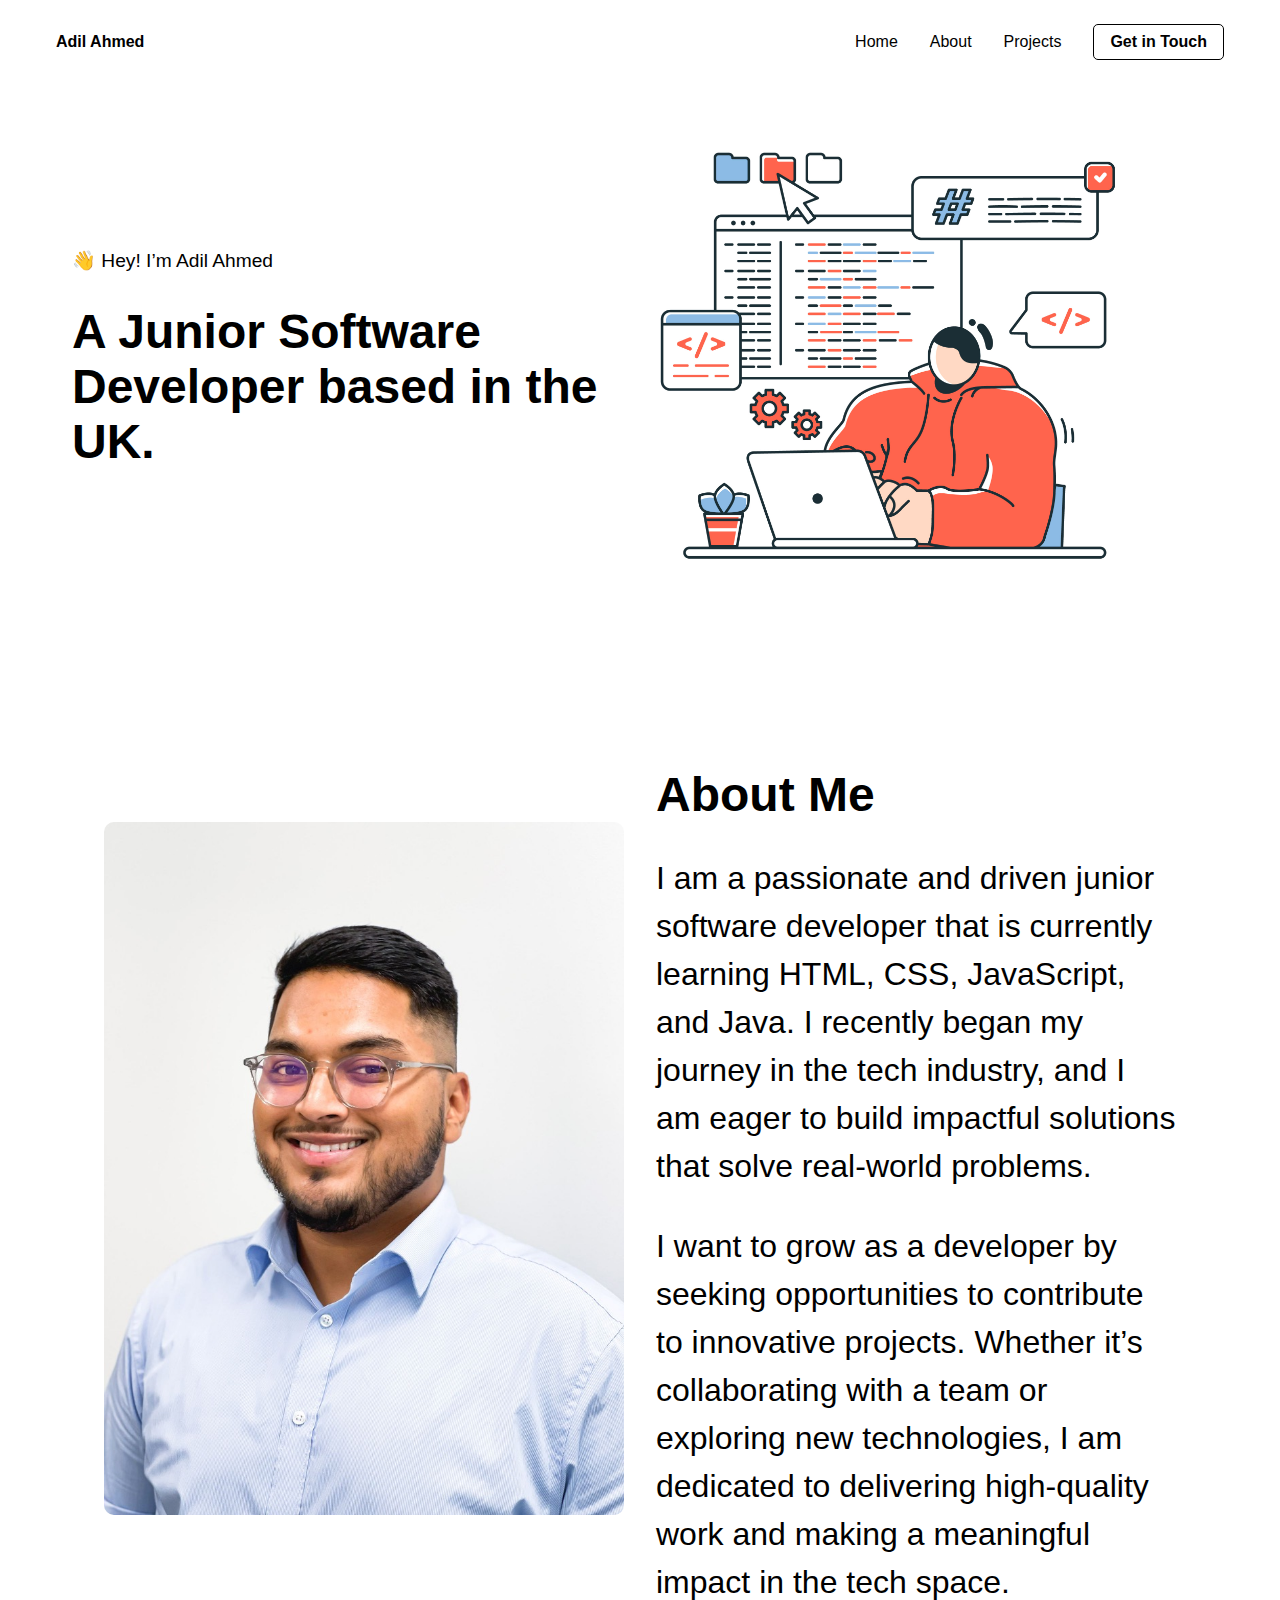
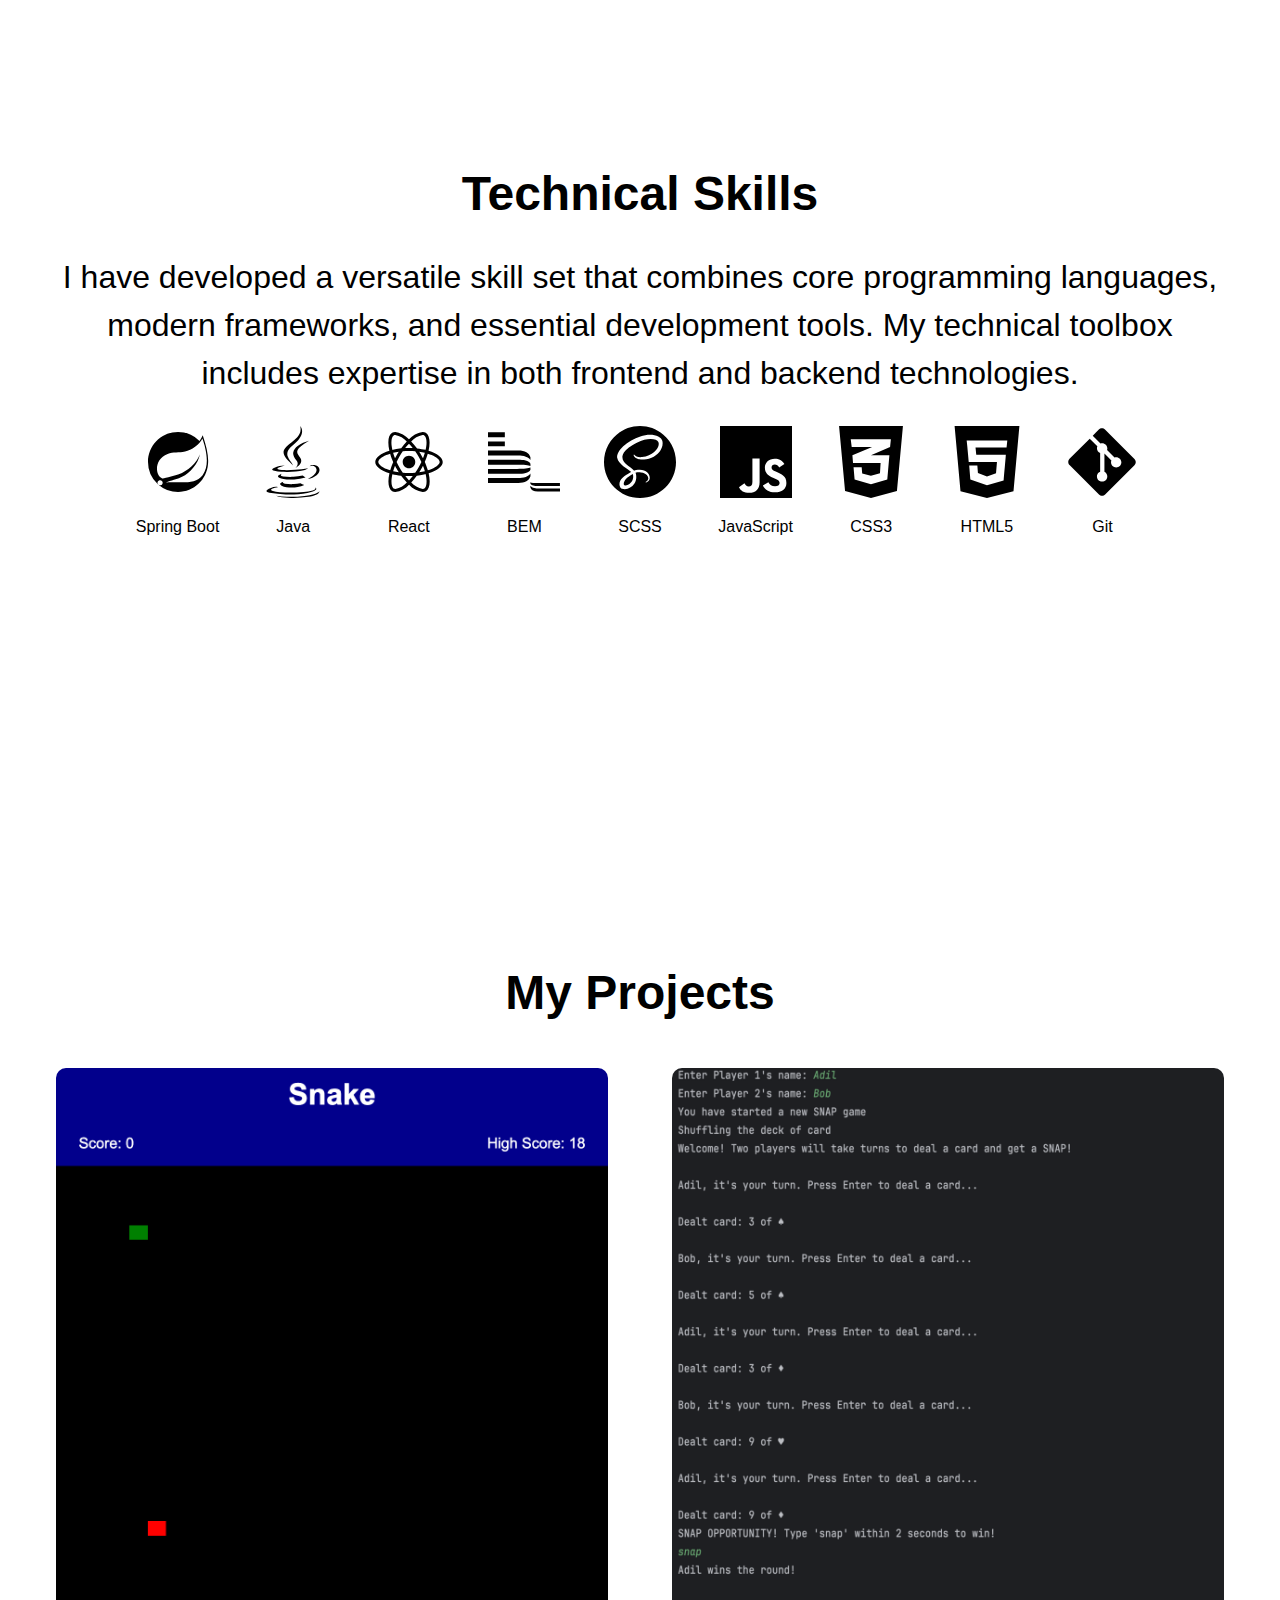
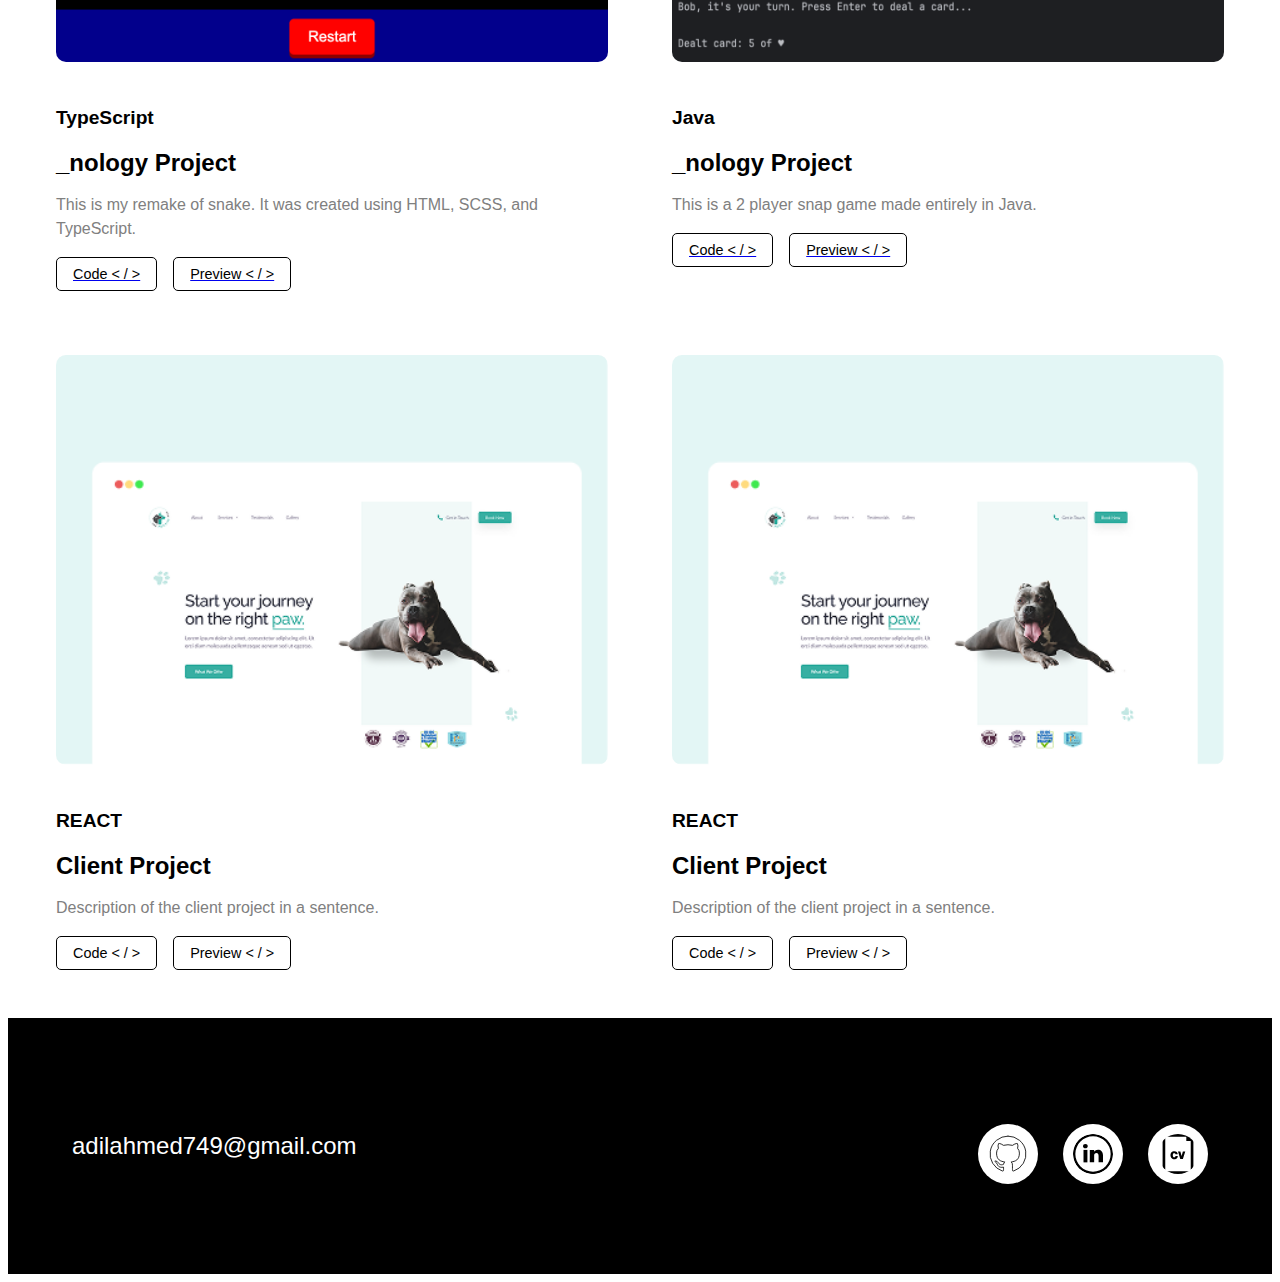
<file: index.html>
<!DOCTYPE html>
<html lang="en">

<head>
    <meta charset="UTF-8">
    <meta name="viewport" content="width=device-width, initial-scale=1.0">
    <link rel="stylesheet" href="./styles.css">
    <title>Adil Ahmed's Portfolio</title>
</head>

<body>
    <header class="desktop-nav"> <!-- Use media enquiry to hide this in mobile mode -->
        <h5 class="desktop-nav__heading">Adil Ahmed</h5>
        <div class="desktop-nav__items"> <!-- Div to store list of items in nav -->
            <ul class="desktop-nav__items-list"> <!-- Unordered list to store list items -->
                <li class="desktop-nav__items-list__item">
                    <a href="#home" class="desktop-nav__items-list__link">Home</a>
                </li>
                <li class="desktop-nav__items-list__item">
                    <a href="#about" class="desktop-nav__items-list__link">About</a>
                </li>
                <li class="desktop-nav__items-list__item">
                    <a href="#projects" class="desktop-nav__items-list__link">Projects</a>
                </li>
            </ul>
            <a href="#contact" class="desktop-nav__contact-button">Get in Touch</a>
        </div>
    </header>

    <section class="intro" id="home">
        <div class="intro__text">
            <p class="intro__greeting">👋 Hey! I’m Adil Ahmed</p>
            <h1 class="intro__summary">A Junior Software Developer based in the UK.</h1>
        </div>
        <div class="intro__img">
            <img src="./assets/photos/dude-coding-comp.jpg" alt="Image of a dude coding" />
        </div>
    </section>

    <section class="about-me" id="about">
        <div class="about-me__container">
            <div class="about-me__image"> <!-- Image in a div to better manipulate it -->
                <img src="./assets/photos/adil-ahmed-photo.jpeg" alt="Professional photo of Adil Ahmed" />
            </div>
            <div class="about-me__text">
                <h3 class="about-me__text__title">About Me</h3>
                <p class="about-me__text__para">I am a passionate and driven junior software developer that is currently
                    learning HTML, CSS, JavaScript, and Java. I
                    recently began my journey in the tech industry, and I am eager to build impactful solutions that
                    solve real-world
                    problems.</p>
                <p class="about-me__text__para">I want to grow as a developer by seeking opportunities to contribute to
                    innovative projects. Whether it’s
                    collaborating with a team or exploring new technologies, I am dedicated to delivering high-quality
                    work and
                    making a meaningful impact in the tech space.</p>
            </div>
        </div>
    </section>

    <section class="tech-skills">
        <h3 class="tech-skills__heading">Technical Skills</h3>
        <p class="tech-skills__para">I have developed a versatile skill set that combines core programming languages,
            modern frameworks, and
            essential development tools. My technical toolbox includes expertise in both frontend and backend
            technologies.</p>
        <div class="tech-skills__container">
            <div class="tech-skills__container__div">
                <img class="tech-skills__container__icon" src="./assets/skill-icons/spring-boot-svgrepo-com.svg"
                    alt="Spring Boot Vector">
                <p class="tech-skills__container__para">Spring Boot</p>
            </div>
            <div class="tech-skills__container__div">
                <img class="tech-skills__container__icon" src="./assets/skill-icons/java-svgrepo-com.svg"
                    alt="Java Vector">
                <p class="tech-skills__container__para">Java</p>
            </div>
            <div class="tech-skills__container__div">
                <img class="tech-skills__container__icon" src="./assets/skill-icons/react-svgrepo-com.svg"
                    alt="React Vector">
                <p class="tech-skills__container__para">React</p>
            </div>
            <div class="tech-skills__container__div">
                <img class="tech-skills__container__icon" src="./assets/skill-icons/bem-svgrepo-com.svg"
                    alt="BEM Vector">
                <p class="tech-skills__container__para">BEM</p>
            </div>
            <div class="tech-skills__container__div">
                <img class="tech-skills__container__icon" src="./assets/skill-icons/sass-svgrepo-com.svg"
                    alt="SCSS Vector">
                <p class="tech-skills__container__para">SCSS</p>
            </div>
            <div class="tech-skills__container__div">
                <img class="tech-skills__container__icon" src="./assets/skill-icons/javascript-155-svgrepo-com.svg"
                    alt="JavaScript Vector">
                <p class="tech-skills__container__para">JavaScript</p>
            </div>
            <div class="tech-skills__container__div">
                <img class="tech-skills__container__icon" src="./assets/skill-icons/css3-02-svgrepo-com.svg"
                    alt="CSS3 Vector">
                <p class="tech-skills__container__para">CSS3</p>
            </div>
            <div class="tech-skills__container__div">
                <img class="tech-skills__container__icon" src="./assets/skill-icons/html-124-svgrepo-com.svg"
                    alt="HTML5 Vector">
                <p class="tech-skills__container__para">HTML5</p>
            </div>
            <div class="tech-skills__container__div">
                <img class="tech-skills__container__icon" src="./assets/skill-icons/git-svgrepo-com.svg"
                    alt="Git Vector">
                <p class="tech-skills__container__para">Git</p>
            </div>
        </div>
    </section>

    <section class="my-projects" id="projects">
        <h3 class="my-projects__heading">My Projects</h3>
        <div class="projects">
            <div class="project">
                <img src="./assets/images/snake-preview-img.png" alt="Preview of my snake game" />
                <h4>TypeScript</h4>
                <h2>_nology Project</h2>
                <p>This is my remake of snake. It was created using HTML, SCSS, and TypeScript.</p>
                <div class="buttons">
                    <a href="https://github.com/AdilAhmed11/game-project" target="_blank"><button class="button">Code &#60; / > </button></a>
                    <a href="https://adilahmed11.github.io/game-project/" target="_blank"><button class="button">Preview &#60; / > </button></a>
                </div>
            </div>
            <div class="project">
                <img src="./assets/images/snap-preview-img.png" alt="Preview of my snap game running in IntelliJ Idea" />
                <h4>Java</h4>
                <h2>_nology Project</h2>
                <p>This is a 2 player snap game made entirely in Java.</p>
                <div class="buttons">
                    <a href="https://github.com/AdilAhmed11/game-project-java" target="_blank"><button class="button">Code &#60; / > </button></a>
                    <a href="https://github.com/AdilAhmed11/game-project-java" target="_blank"><button class="button">Preview &#60; / > </button></a>
                </div>
            </div>
            <div class="project">
                <img src="./assets/photos/temp-project-image.png" alt="" />
                <h4>REACT</h4>
                <h2>Client Project</h2>
                <p>Description of the client project in a sentence.</p>
                <div class="buttons">
                    <button class="button">Code &#60; / > </button>
                    <button class="button">Preview &#60; / > </button>
                </div>
            </div>
            <div class="project">
                <img src="./assets/photos/temp-project-image.png" alt="" />
                <h4>REACT</h4>
                <h2>Client Project</h2>
                <p>Description of the client project in a sentence.</p>
                <div class="buttons">
                    <button class="button">Code &#60; / > </button>
                    <button class="button">Preview &#60; / > </button>
                </div>
            </div>
        </div>
    </section>

    <footer id="contact">
        <div class="footer-container">
            <a href="https://github.com/AdilAhmed11" target="_blank">
                <img class="footer-icon" src="./assets/skill-icons/github-svgrepo-com.svg" alt="GitHub icon">
            </a>
            <a href="https://www.linkedin.com/in/adil-ahmed-801143355/" target="_blank">
                <img class="footer-icon" src="./assets/skill-icons/linkedin-svgrepo-com.svg" alt="LinkedIn icon">
            </a>
            <a href="./assets/adil-ahmed-cv.pdf" target="_blank">
                <img class="footer-icon" src="./assets/skill-icons/cv-file-interface-symbol.svg" alt="CV icon">
            </a>
        </div>
        <p class="email-text">adilahmed749@gmail.com</p>
    </footer>

</body>

</html>
</file>
<file: styles.css>
* {
  font-family: Arial, Helvetica, sans-serif;
}

.desktop-nav {
  display: none;
}
@media (min-width: 768px) {
  .desktop-nav {
    display: flex;
    justify-content: space-between;
    align-items: center;
    padding: 1rem 3rem;
  }
  .desktop-nav__heading {
    font-size: 1rem;
    font-weight: bold;
    margin: 0;
  }
  .desktop-nav__items {
    display: flex;
    align-items: center;
    gap: 2rem;
  }
  .desktop-nav__items-list {
    display: flex;
    gap: 2rem;
    list-style: none;
    padding: 0;
    margin: 0;
  }
  .desktop-nav__items-list__item a {
    text-decoration: none;
    font-size: 1rem;
    color: black;
  }
  .desktop-nav__items-list__item a:hover {
    color: lightblue;
  }
  .desktop-nav__contact-button {
    padding: 0.5rem 1rem;
    border: 1px solid black;
    border-radius: 5px;
    font-size: 1rem;
    font-weight: bold;
    text-decoration: none;
    background-color: white;
    color: black;
  }
  .desktop-nav__contact-button:hover {
    background-color: lightblue;
    color: black;
  }
}

.intro {
  padding: 2rem 3rem;
}
.intro__text p {
  font-size: 1rem;
  margin-bottom: 1rem;
}
.intro__text h1 {
  font-size: 2.5rem;
  font-weight: 550;
}
.intro__img {
  display: none;
}
@media (min-width: 768px) {
  .intro {
    display: flex;
    justify-content: space-between;
    align-items: center;
    padding: 2rem 4rem;
  }
  .intro__text {
    flex: 1;
    max-width: 50%;
  }
  .intro__text p {
    font-size: 1.2rem;
  }
  .intro__text h1 {
    font-size: 3rem;
  }
  .intro__img {
    display: block;
    flex: 1;
    max-width: 50%;
  }
  .intro__img img {
    width: 90%;
    height: auto;
  }
}

.about-me {
  padding: 2rem 3rem;
}
.about-me__container {
  display: flex;
  flex-direction: column;
  gap: 2rem;
}
.about-me__image img {
  width: 100%;
  height: auto;
  border-radius: 10px;
}
.about-me__text__title {
  font-size: 1.5rem;
  margin-bottom: 1rem;
  text-align: center;
}
.about-me__text__para {
  font-size: 1rem;
  line-height: 1.5;
  margin-bottom: 1rem;
  color: black;
}
@media (min-width: 768px) {
  .about-me {
    padding: 4rem 6rem;
  }
  .about-me__container {
    flex-direction: row;
    justify-content: space-between;
    align-items: center;
  }
  .about-me__image {
    flex: 1;
    max-width: 50%;
  }
  .about-me__image img {
    width: 100%;
    height: auto;
  }
  .about-me__text {
    flex: 1;
    max-width: 50%;
    text-align: left;
  }
  .about-me__text__title {
    font-size: 3rem;
    text-align: left;
  }
  .about-me__text__para {
    font-size: 2rem;
    line-height: 1.5;
    color: black;
  }
}

.tech-skills {
  padding: 2rem 3rem;
  text-align: center;
}
.tech-skills__heading {
  font-size: 1.5rem;
  margin-bottom: 1rem;
  text-align: center;
}
.tech-skills__para {
  font-size: 1rem;
  margin-bottom: 2rem;
  line-height: 1.5rem;
  color: black;
  display: flex;
}
.tech-skills__container {
  display: inline-grid;
  justify-content: center;
  align-items: center;
  grid-template-columns: 120px 120px 120px;
  grid-template-rows: 120px 120px 120px;
}
.tech-skills__container__icon {
  height: 72px;
  width: 72px;
}
.tech-skills__container__para {
  font-size: 1rem;
}
@media (min-width: 768px) {
  .tech-skills__heading {
    font-size: 3rem;
    margin-bottom: 1rem;
    text-align: center;
  }
  .tech-skills__para {
    font-size: 2rem;
    line-height: 3rem;
  }
  .tech-skills__container {
    grid-template-columns: repeat(9, 1fr);
    gap: 2rem;
  }
  .tech-skills__container__para {
    font-size: 1rem;
  }
}

.my-projects {
  padding: 2rem;
}
.my-projects h3 {
  font-size: 1.5rem;
  margin-bottom: 1.5rem;
  text-align: center;
}
@media (min-width: 768px) {
  .my-projects h3 {
    font-size: 3rem;
    margin-bottom: 2rem;
  }
}
.my-projects .projects {
  display: grid;
  gap: 2rem;
  grid-template-columns: 1fr;
}
@media (min-width: 768px) {
  .my-projects .projects {
    grid-template-columns: repeat(2, 1fr);
  }
}
.my-projects .project {
  padding: 1rem;
  box-shadow: 0 2px 5px rgba(0, 0, 0, 0);
  border-radius: 10px;
  text-align: left;
  background-color: #fff;
}
.my-projects .project img {
  width: 100%;
  height: auto;
  border-radius: 10px;
  margin-bottom: 1rem;
}
.my-projects .project h4 {
  font-size: 1.2rem;
  font-weight: 600;
  margin-bottom: 0.5rem;
}
.my-projects .project h2 {
  font-size: 1.5rem;
  margin-bottom: 1rem;
  font-weight: 700;
  color: black;
  text-align: left;
}
.my-projects .project p {
  font-size: 1rem;
  line-height: 1.5rem;
  margin-bottom: 1rem;
  color: grey;
}
.my-projects .project .buttons {
  display: flex;
  gap: 1rem;
}
.my-projects .project .buttons .button {
  display: flex;
  justify-content: center;
  align-items: center;
  padding: 0.5rem 1rem;
  font-size: 0.9rem;
  font-weight: 500;
  border: 1px solid black;
  border-radius: 5px;
  text-decoration: none;
  color: black;
  background-color: transparent;
}
.my-projects .project .buttons .button:hover {
  background-color: lightblue;
  color: black;
}

footer {
  height: 216px;
  background-color: black;
  display: flex;
  flex-direction: column;
  align-items: center;
  justify-content: center;
  padding: 20px 3rem;
}
@media (min-width: 768px) {
  footer {
    flex-direction: row;
    justify-content: space-between;
    align-items: center;
    height: 216px;
    padding: 20px 4rem;
  }
}
footer .footer-container {
  display: flex;
  gap: 25px;
  padding-top: 20px;
}
footer .footer-container .footer-icon {
  height: 40px;
  width: 40px;
  background-color: white;
  border-radius: 50%;
  padding: 10px;
  transition: transform 0.3s ease, background-color 0.3s ease;
}
footer .footer-container .footer-icon:hover {
  background-color: lightblue;
  transform: scale(1.1);
}
@media (min-width: 768px) {
  footer .footer-container {
    justify-content: flex-end;
    order: 2;
  }
}
footer .email-text {
  color: white;
  text-align: center;
  font-size: 1rem;
  margin-bottom: 25px;
}
@media (min-width: 768px) {
  footer .email-text {
    text-align: left;
    font-size: 1.5rem;
    order: 1;
  }
}

html {
  scroll-behavior: smooth;
}

/*# sourceMappingURL=styles.css.map */
</file>
